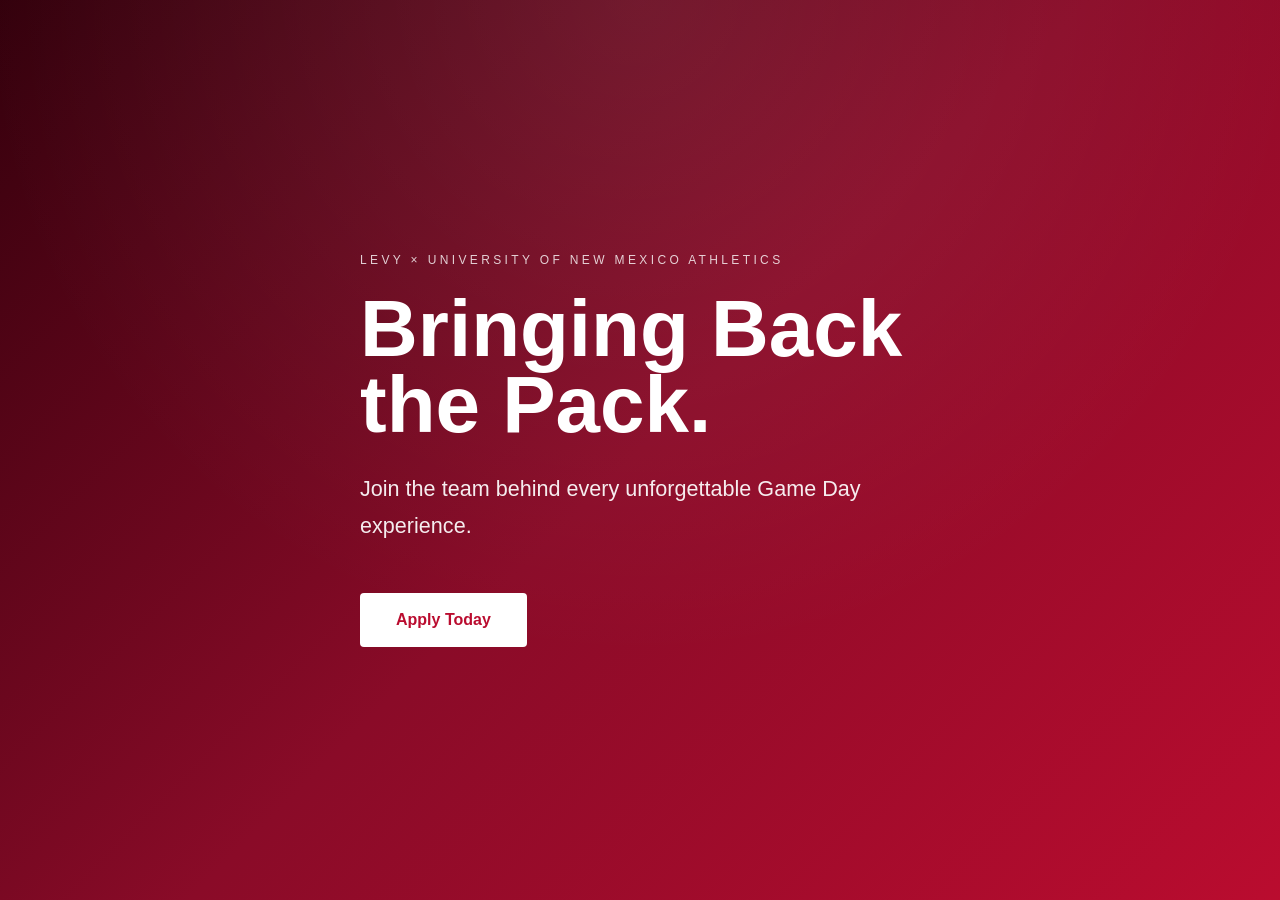
<file: browser/index.html>
<!DOCTYPE html>
<html lang="en">

<head>

    <meta charset="UTF-8">

    <meta name="viewport"
          content="width=device-width, initial-scale=1.0">

    <title>ZERO Communications</title>

    <link rel="stylesheet"
          href="styles/main.css">

</head>

<body>

<section class="hero">

    <div class="overlay"></div>

    <div class="content">

        <div class="eyebrow">

            LEVY × UNIVERSITY OF NEW MEXICO ATHLETICS

        </div>

        <h1>

            Bringing Back
            <br>
            the Pack.

        </h1>

        <p>

            Join the team behind every unforgettable
            Game Day experience.

        </p>

        <a href="#"
           class="button">

            Apply Today

        </a>

    </div>

</section>

</body>

</html>
</file>
<file: browser/styles/main.css>
*{
    margin:0;
    padding:0;
    box-sizing:border-box;
}

body{

    font-family:
        Arial,
        Helvetica,
        sans-serif;

    background:#111;
}

.hero{

    min-height:100vh;

    display:flex;

    align-items:center;

    justify-content:center;

    position:relative;

    overflow:hidden;

    background:
        linear-gradient(
            135deg,
            #33000c,
            #8a0b28,
            #ba0c2f
        );

}

.overlay{

    position:absolute;

    inset:0;

    background:

        radial-gradient(

            circle at top,

            rgba(255,255,255,.08),

            transparent 60%

        );

}

.content{

    position:relative;

    max-width:720px;

    padding:80px;

    color:white;

}

.eyebrow{

    text-transform:uppercase;

    letter-spacing:.28em;

    font-size:.75rem;

    opacity:.8;

    margin-bottom:24px;

}

h1{

    font-size:5rem;

    line-height:.95;

    font-weight:800;

    margin-bottom:28px;

}

p{

    font-size:1.35rem;

    line-height:1.7;

    max-width:560px;

    opacity:.92;

    margin-bottom:48px;

}

.button{

    display:inline-block;

    background:white;

    color:#ba0c2f;

    padding:

        18px
        36px;

    text-decoration:none;

    font-weight:700;

    border-radius:4px;

    transition:.25s;

}

.button:hover{

    transform:translateY(-2px);

}
</file>
